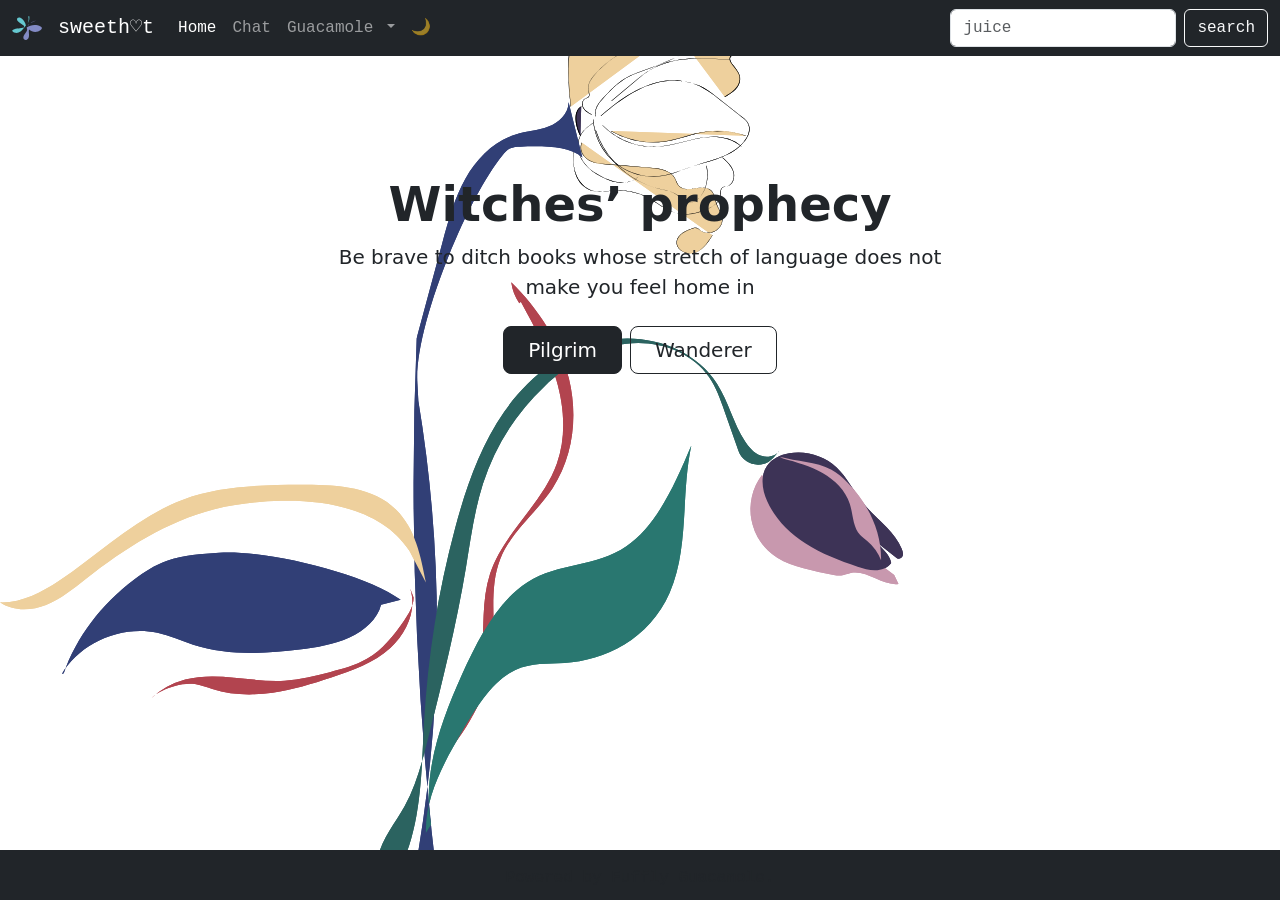
<file: index.html>
<!DOCTYPE html>
<html lang="en">
<head>
  <meta charset="utf-8">
  <meta name="viewport" content="width=device-width, initial-scale=1">
  <title>Pixie Archive</title>
  <link href="https://cdn.jsdelivr.net/npm/bootstrap@5.1.3/dist/css/bootstrap.min.css" rel="stylesheet" integrity="sha384-1BmE4kWBq78iYhFldvKuhfTAU6auU8tT94WrHftjDbrCEXSU1oBoqyl2QvZ6jIW3" crossorigin="anonymous">
  <link href="style.css" rel="stylesheet">
  <link
    rel="stylesheet"
    href="https://cdnjs.cloudflare.com/ajax/libs/animate.css/4.1.1/animate.min.css"
  />
<!-- fonts -->
  <link rel="preconnect" href="https://fonts.googleapis.com">
  <link rel="preconnect" href="https://fonts.gstatic.com" crossorigin>
  <link href="https://fonts.googleapis.com/css2?family=Roboto:wght@100&display=swap" rel="stylesheet">
</head>
<body>
<!-- Navigation Bar   -->
  <header>
    <nav class="navbar navbar-expand-lg navbar-dark bg-dark">
    <div class="container-fluid">
      <a class="navbar-brand" href="#">
        <img src="icon.svg" alt="" width="30" height="24">
      </a>
      <a class="navbar-brand" href="#">sweeth♡t</a>
      <button class="navbar-toggler" type="button" data-bs-toggle="collapse" data-bs-target="#navbarSupportedContent" aria-controls="navbarSupportedContent" aria-expanded="false" aria-label="Toggle navigation">
        <span class="navbar-toggler-icon"></span>
      </button>
      <div class="collapse navbar-collapse" id="navbarSupportedContent">
        <ul class="navbar-nav me-auto mb-2 mb-lg-0">
          <li class="nav-item">
            <a class="nav-link active" aria-current="page" href="index.html">Home</a>
          </li>
          <li class="nav-item">
            <a class="nav-link" href="https://wired-lime.mailchimpsites.com/">Chat</a>
          </li>
          <li class="nav-item dropdown">
            <a class="nav-link dropdown-toggle" href="#" id="navbarDropdown" role="button" data-bs-toggle="dropdown" aria-expanded="false">
              Guacamole
            </a>
            <ul class="dropdown-menu" aria-labelledby="navbarDropdown">
              <li><a class="dropdown-item" href="booklist.html">book list</a></li>
              <li><a class="dropdown-item" href="design.html">designs</a></li>
              <li><hr class="dropdown-divider"></li>
              <li><a class="dropdown-item" href="#">gibberish</a></li>
            </ul>
          </li>
          <li class="nav-item">
            <a class="nav-link" href="#">🌙</a>
          </li>
        </ul>
        <form class="d-flex">
          <input class="form-control me-2" type="search" placeholder="juice" aria-label="Search">
          <button class="btn btn-outline-light" type="submit">search</button>
        </form>
      </div>
    </div>
    </nav>
  </header>
<!--Banner -->
  <main>
    <div class="px-4 py-5 my-5 text-center">
      <img class="d-block mx-auto mb-4">
      <h1 class="display-5 fw-bold fontmain">Witches’ prophecy</h1>
      <div class="col-lg-6 mx-auto">
        <p class="lead mb-4">Be brave to ditch books whose stretch of language does not make you feel home in</p>
        <div class="d-grid gap-2 d-sm-flex justify-content-sm-center">
          <a href="booklist.html"><button type="button" class="btn btn-dark btn-lg px-4 gap-3">Pilgrim</button></a>
          <a href="https://wired-lime.mailchimpsites.com/"><button type="button" class="btn btn-outline-dark btn-lg px-4">Wanderer</button></a>
        </div>
      </div>
    </div>
  </main>

<!-- Footer  -->
  <footer class="footer mt-auto py-3 bg-dark text-center">
    <div class="container">
      <span class="text-muted">Powered by Fuffly Guacamole.</span>
    </div>
  </footer>
<!-- Bootstrap element -->
  <script src="https://cdn.jsdelivr.net/npm/bootstrap@5.1.3/dist/js/bootstrap.bundle.min.js" integrity="sha384-ka7Sk0Gln4gmtz2MlQnikT1wXgYsOg+OMhuP+IlRH9sENBO0LRn5q+8nbTov4+1p" crossorigin="anonymous"></script>
</body>
</html>
</file>
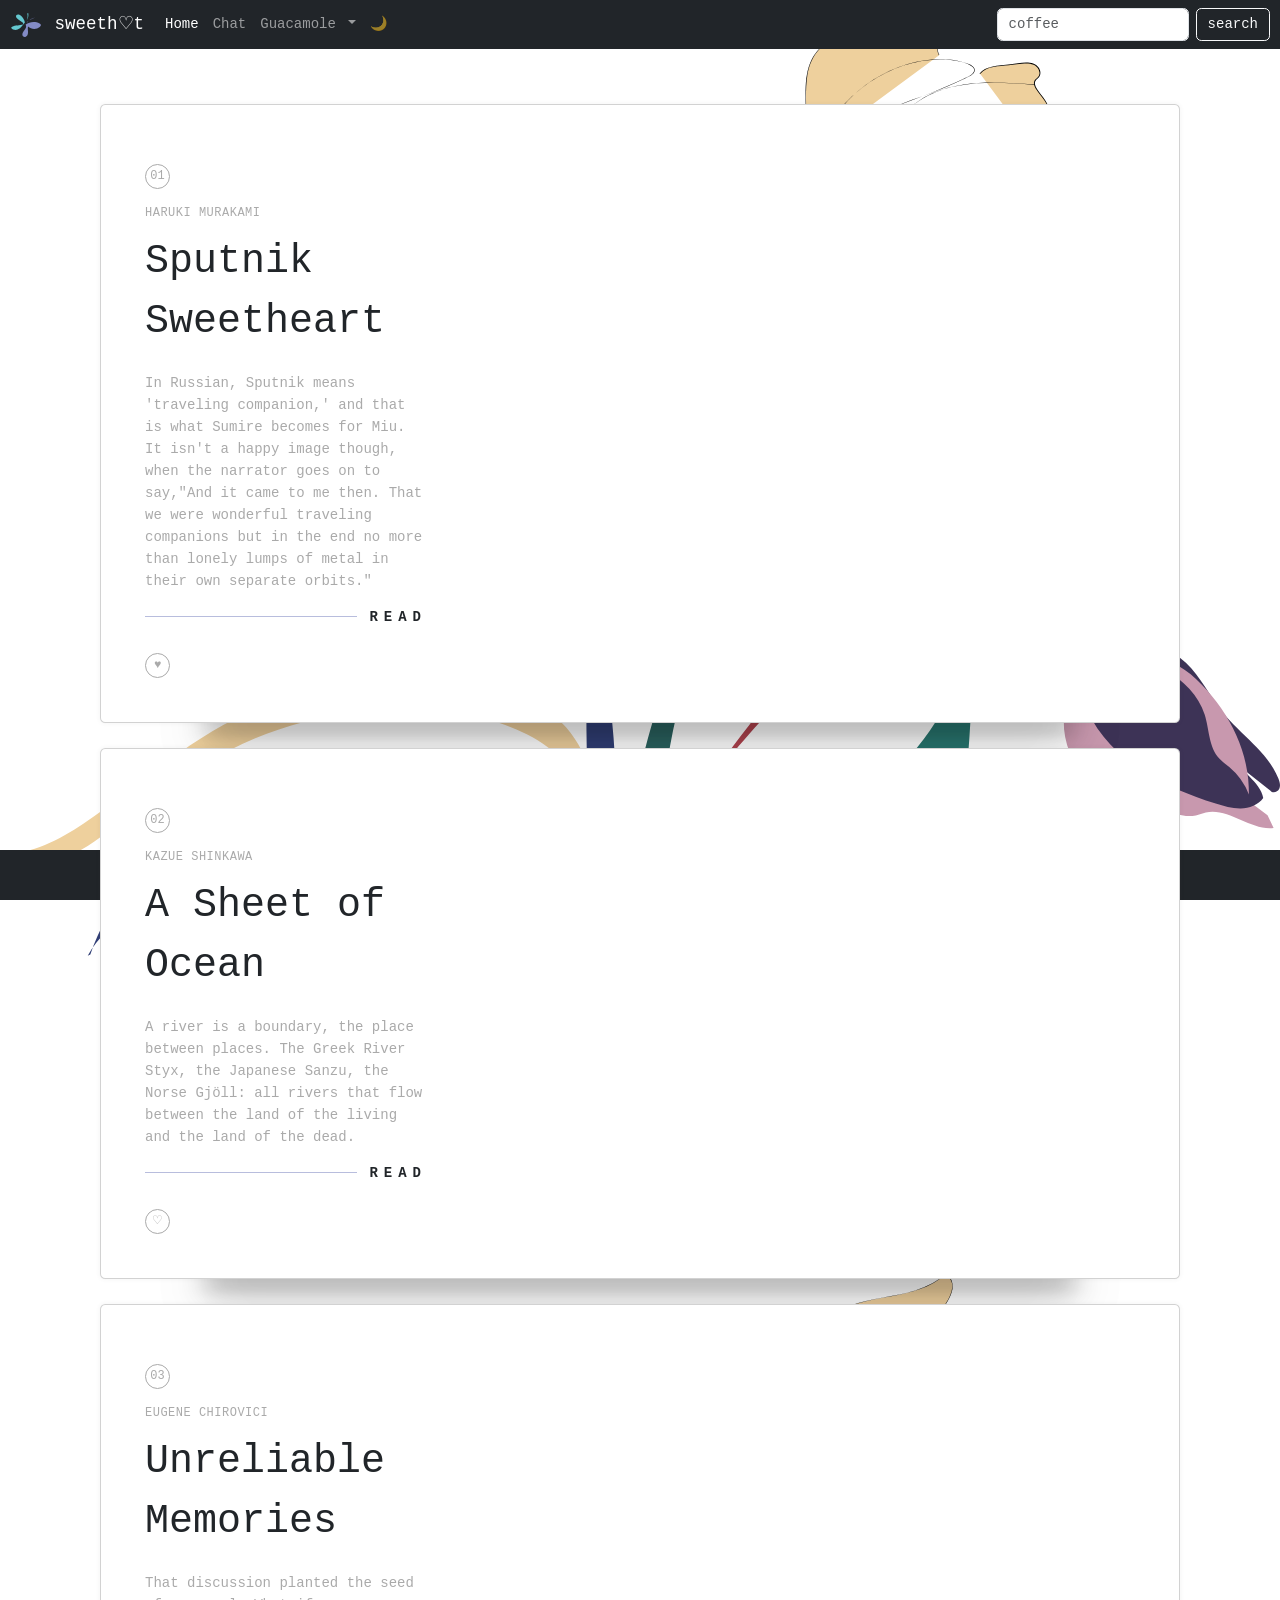
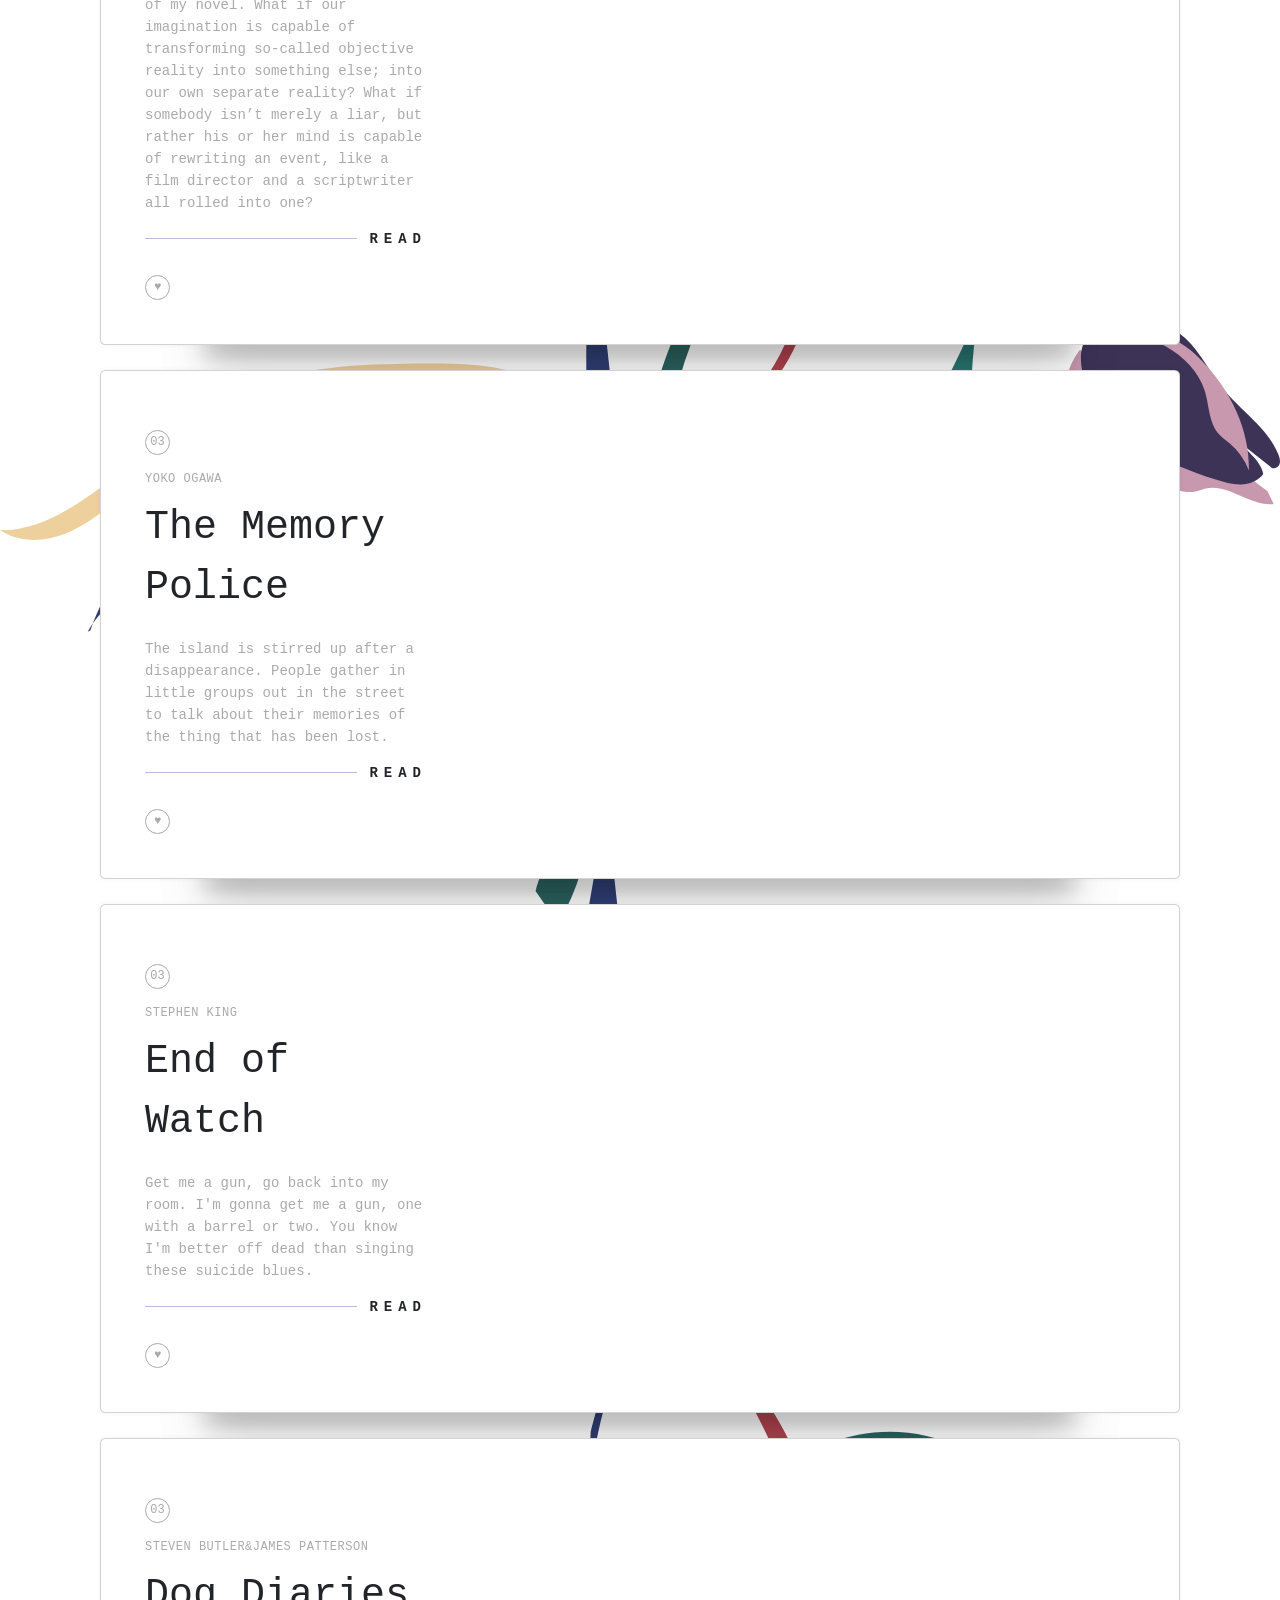
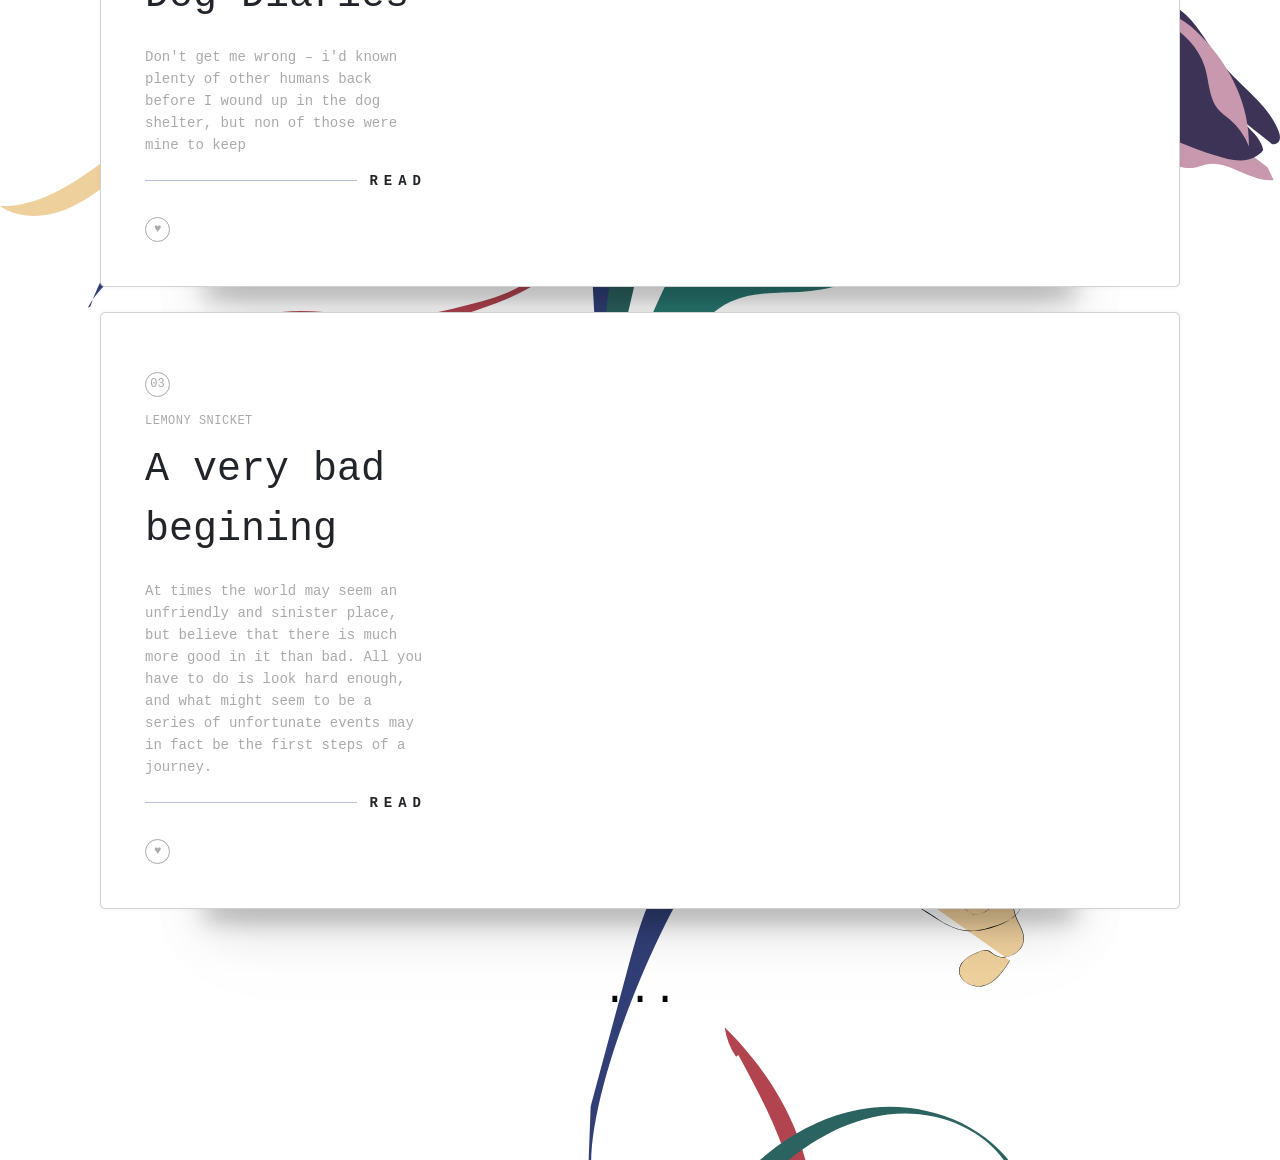
<file: booklist.html>
<!DOCTYPE html>
<html lang="en">
<head>
  <meta charset="utf-8">
  <meta name="viewport" content="width=device-width, initial-scale=1">
  <title>Pixie Archive</title>
  <title>My Gallery</title>
  <link href="https://cdn.jsdelivr.net/npm/bootstrap@5.1.3/dist/css/bootstrap.min.css" rel="stylesheet" integrity="sha384-1BmE4kWBq78iYhFldvKuhfTAU6auU8tT94WrHftjDbrCEXSU1oBoqyl2QvZ6jIW3" crossorigin="anonymous">
  <link
    rel="stylesheet"
    href="https://cdnjs.cloudflare.com/ajax/libs/animate.css/4.1.1/animate.min.css"
  />
  <link href="stylebooklist.css" rel="stylesheet">
</head>
<body>
<!-- Navigation Bar   -->
<header>
    <nav class="navbar navbar-expand-lg navbar-dark bg-dark">
    <div class="container-fluid">
      <a class="navbar-brand" href="#">
        <img src="icon.svg" alt="" width="30" height="24">
      </a>
      <a class="navbar-brand" href="#">sweeth♡t</a>
      <button class="navbar-toggler" type="button" data-bs-toggle="collapse" data-bs-target="#navbarSupportedContent" aria-controls="navbarSupportedContent" aria-expanded="false" aria-label="Toggle navigation">
        <span class="navbar-toggler-icon"></span>
      </button>
      <div class="collapse navbar-collapse" id="navbarSupportedContent">
        <ul class="navbar-nav me-auto mb-2 mb-lg-0">
          <li class="nav-item">
            <a class="nav-link active" aria-current="page" href="index.html">Home</a>
          </li>
          <li class="nav-item">
            <a class="nav-link" href="https://wired-lime.mailchimpsites.com/">Chat</a>
          </li>
          <li class="nav-item dropdown">
            <a class="nav-link dropdown-toggle" href="#" id="navbarDropdown" role="button" data-bs-toggle="dropdown" aria-expanded="false">
              Guacamole
            </a>
            <ul class="dropdown-menu" aria-labelledby="navbarDropdown">
              <li><a class="dropdown-item" href="booklist.html">book list</a></li>
              <li><a class="dropdown-item" href="design.html">designs</a></li>
              <li><hr class="dropdown-divider"></li>
              <li><a class="dropdown-item" href="#">gibberish</a></li>
            </ul>
          </li>
          <li class="nav-item">
            <a class="nav-link" href="#">🌙</a>
          </li>
        </ul>
        <form class="d-flex">
          <input class="form-control me-2" type="search" placeholder="coffee" aria-label="Search">
          <button class="btn btn-outline-light" type="submit">search</button>
        </form>
      </div>
    </div>
    </nav>
</header>
<!-- Booklisting -->
<main>
  <div class="container">
    <div class="book 1">
      <div class="card-container">
        <div class="card u-clearfix">
          <div class="card-body">
            <span class="card-number card-circle subtle">01</span>
            <span class="card-author subtle">Haruki Murakami</span>
            <h2 class="card-title">Sputnik Sweetheart</h2>
            <span class="card-description subtle">In Russian, Sputnik means 'traveling companion,' and that is what Sumire becomes for Miu. It isn't a happy image though, when the narrator goes on to say,"And it came to me then. That we were wonderful traveling companions but in the end no more than lonely lumps of metal in their own separate orbits."</span>
            <div class="card-read">Read</div>
            <span class="card-tag card-circle subtle">♥</span>
          </div>
          <!-- <img src="sputnik.jpg" alt="" class="card-media" /> -->
        </div>
        <div class="card-shadow"></div>
      </div>
    </div>
    <div class="book 2">
      <div class="card-container">
        <div class="card u-clearfix">
          <div class="card-body">
            <span class="card-number card-circle subtle">02</span>
            <span class="card-author subtle">Kazue Shinkawa</span>
            <h2 class="card-title">A Sheet of Ocean</h2>
            <span class="card-description subtle">A river is a boundary, the place between places. The Greek River Styx, the Japanese Sanzu, the Norse Gjöll: all rivers that flow between the land of the living and the land of the dead.</span>
            <div class="card-read">Read</div>
            <span class="card-tag card-circle subtle">♡</span>
          </div>
          <!-- <img src="#" alt="" class="card-media" /> -->
        </div>
        <div class="card-shadow"></div>
      </div>
    </div>
    <div class="book 3">
      <div class="card-container">
        <div class="card u-clearfix">
          <div class="card-body">
            <span class="card-number card-circle subtle">03</span>
            <span class="card-author subtle">Eugene Chirovici</span>
            <h2 class="card-title">Unreliable Memories</h2>
            <span class="card-description subtle">That discussion planted the seed of my novel. What if our imagination is capable of transforming so-called objective reality into something else; into our own separate reality? What if somebody isn’t merely a liar, but rather his or her mind is capable of rewriting an event, like a film director and a scriptwriter all rolled into one?</span>
            <div class="card-read">Read</div>
            <span class="card-tag card-circle subtle">♥</span>
          </div>
          <!-- <img src="#" alt="" class="card-media" /> -->
        </div>
        <div class="card-shadow"></div>
      </div>
    </div>
    <div class="book 4">
      <div class="card-container">
        <div class="card u-clearfix">
          <div class="card-body">
            <span class="card-number card-circle subtle">03</span>
            <span class="card-author subtle">Yoko Ogawa</span>
            <h2 class="card-title">The Memory Police</h2>
            <span class="card-description subtle">The island is stirred up after a disappearance. People gather in little groups out in the street to talk about their memories of the thing that has been lost.</span>
            <div class="card-read">Read</div>
            <span class="card-tag card-circle subtle">♥</span>
          </div>
          <!-- <img src="#" alt="" class="card-media" /> -->
        </div>
        <div class="card-shadow"></div>
      </div>
    </div>
    <div class="book 5">
      <div class="card-container">
        <div class="card u-clearfix">
          <div class="card-body">
            <span class="card-number card-circle subtle">03</span>
            <span class="card-author subtle">Stephen King</span>
            <h2 class="card-title">End of Watch</h2>
            <span class="card-description subtle"> Get me a gun, go back into my room. I'm gonna get me a gun, one with a barrel or two. You know I'm better off dead than singing these suicide blues.</span>
            <div class="card-read">Read</div>
            <span class="card-tag card-circle subtle">♥</span>
          </div>
          <!-- <img src="#" alt="" class="card-media" /> -->
        </div>
        <div class="card-shadow"></div>
      </div>
    </div>
    <div class="book 6">
      <div class="card-container">
        <div class="card u-clearfix">
          <div class="card-body">
            <span class="card-number card-circle subtle">03</span>
            <span class="card-author subtle">Steven Butler&James Patterson</span>
            <h2 class="card-title">Dog Diaries</h2>
            <span class="card-description subtle">Don't get me wrong – i'd known plenty of other humans back before I wound up in the dog shelter, but non of those were mine to keep</span>
            <div class="card-read">Read</div>
            <span class="card-tag card-circle subtle">♥</span>
          </div>
          <!-- <img src="#" alt="" class="card-media" /> -->
        </div>
        <div class="card-shadow"></div>
      </div>
    </div>
    <div class="book 7">
      <div class="card-container">
        <div class="card u-clearfix">
          <div class="card-body">
            <span class="card-number card-circle subtle">03</span>
            <span class="card-author subtle">Lemony Snicket</span>
            <h2 class="card-title">A very bad begining</h2>
            <span class="card-description subtle">At times the world may seem an unfriendly and sinister place, but believe that there is much more good in it than bad. All you have to do is look hard enough, and what might seem to be a series of unfortunate events may in fact be the first steps of a journey.</span>
            <div class="card-read">Read</div>
            <span class="card-tag card-circle subtle">♥</span>
          </div>
          <!-- <img src="#" alt="" class="card-media" /> -->
        </div>
        <div class="card-shadow"></div>
      </div>
    </div>
    <!-- <div class="book 8">
      <div class="card-container">
        <div class="card u-clearfix">
          <div class="card-body">
            <span class="card-number card-circle subtle">03</span>
            <span class="card-author subtle">John Smith</span>
            <h2 class="card-title">New Brunch Recipe</h2>
            <span class="card-description subtle">These last few weeks I have been working hard on a new brunch recipe for you all.</span>
            <div class="card-read">Read</div>
            <span class="card-tag card-circle subtle">♥</span>
          </div>
          <img src="#" alt="" class="card-media" />
        </div>
        <div class="card-shadow"></div>
      </div>
    </div>
    <div class="book 9">
      <div class="card-container">
        <div class="card u-clearfix">
          <div class="card-body">
            <span class="card-number card-circle subtle">03</span>
            <span class="card-author subtle">John Smith</span>
            <h2 class="card-title">New Brunch Recipe</h2>
            <span class="card-description subtle">These last few weeks I have been working hard on a new brunch recipe for you all.</span>
            <div class="card-read">Read</div>
            <span class="card-tag card-circle subtle">♥</span>
          </div>
          <img src="#" alt="" class="card-media" />
        </div>
        <div class="card-shadow"></div>
      </div>
    </div>
    <div class="book 10">
      <div class="card-container">
        <div class="card u-clearfix">
          <div class="card-body">
            <span class="card-number card-circle subtle">03</span>
            <span class="card-author subtle">John Smith</span>
            <h2 class="card-title">New Brunch Recipe</h2>
            <span class="card-description subtle">These last few weeks I have been working hard on a new brunch recipe for you all.</span>
            <div class="card-read">Read</div>
            <span class="card-tag card-circle subtle">♥</span>
          </div>
          <img src="#" alt="" class="card-media" />
        </div>
        <div class="card-shadow"></div>
      </div>
    </div>
  </div> -->
</main>
<br>
<div class="upload text-center animate__jello">
  ...
</div>
<!-- Footer -->
<footer class="footer mt-auto py-3 bg-dark text-center">
  <div class="footerbox">
    <span class="text-muted">Powered by Fuffly Guacamole.</span>
  </div>
</footer>
<!-- Bootstrap Element -->
  <script src="https://cdn.jsdelivr.net/npm/bootstrap@5.1.3/dist/js/bootstrap.bundle.min.js" integrity="sha384-ka7Sk0Gln4gmtz2MlQnikT1wXgYsOg+OMhuP+IlRH9sENBO0LRn5q+8nbTov4+1p" crossorigin="anonymous"></script>
</body>
</html>
</file>
<file: style.css>
/* The video's banner style */
.navbar {
  font-family: "Courier New", Courier, monospace;
}
.bg-light {
  background-color: #ffdac7;
}

.card.me {
  background-color: #ffefbc !important;
}
.card {
  border-radius: 0%;
  border: none;
}

.fontthrift {
  font-family: "Roboto", sans-serif !important;
}
.card-img-overlay {
  bottom: 20px !important;
  opacity: 0.8 !important;
}

.card-img {
  align-items: flex-end;
}

/* Style the video: 100% width and height to cover the entire window */
#myVideo {
  position: fixed;
  right: 0;
  bottom: 0;
  min-width: 100%;
  min-height: 100%;
}

/* Add some content at the bottom of the video/page */
.content {
  position: fixed;
  bottom: 0;
  background: rgba(0, 0, 0, 0.5);
  color: #f1f1f1;
  width: 100%;
  padding: 20px;
}

/* Style the button used to pause/play the video */
#myBtn {
  width: 200px;
  font-size: 18px;
  padding: 10px;
  border: none;
  background: #000;
  color: #fff;
  cursor: pointer;
}

#myBtn:hover {
  background: #ddd;
  color: black;
}

body,
html {
  width: 100%;
  height: 100%;
  background: url(icon3.svg) no-repeat left;
}
.footer {
  position: fixed;
  left: 0px;
  bottom: 0px;
  height: 50px;
  width: 100%;
  font-family: "Courier New", Courier, monospace;
}

.heart {
  display: flex;
  justify-items: flex-end;
}
.card-tag {
  margin: 5px 0 0;
}
.card-circle {
  border: 1px solid #aaa;
  border-radius: 50%;
  display: inline-block;
  line-height: 22px;
  font-size: 12px;
  height: 25px;
  text-align: center;
  width: 25px;
}
</file>
<file: stylebooklist.css>
.navbar {
  font-family: "Courier New", Courier, monospace;
  width: 100%;
}

.container {
  display: grid;
  grid-template-columns: 100%;
  /* margin: 40px; */
  padding: 30px;
}

body,
html {
  background-image: url(icon3.svg);
  box-sizing: border-box;
  font-family: "Courier New", Courier, monospace;
  font-size: 14px;
  font-weight: 400;
}

*,
*:before,
*:after {
  box-sizing: inherit;
}

.u-clearfix:before,
.u-clearfix:after {
  content: " ";
  display: table;
}

.u-clearfix:after {
  clear: both;
}

.u-clearfix {
  *zoom: 1;
}

.subtle {
  color: #aaa;
}

.card-container {
  margin: 25px auto 0;
  position: static;
  width: 100%;
}

.card {
  background-color: #fff;
  padding: 30px;
  position: relative;
  box-shadow: 0 0 5px rgba(75, 75, 75, 0.07);
  z-index: 1;
}

.card-body {
  display: inline-block;
  width: 310px;
}

.card-number {
  margin-top: 15px;
}

.card-circle {
  border: 1px solid #aaa;
  border-radius: 50%;
  display: inline-block;
  line-height: 22px;
  font-size: 12px;
  height: 25px;
  text-align: center;
  width: 25px;
}

.card-author {
  display: block;
  font-size: 12px;
  letter-spacing: 0.5px;
  margin: 15px 0 0;
  text-transform: uppercase;
}

.card-title {
  font-family: "Courier New", Courier, monospace;
  font-size: 40px;
  font-weight: 300;
  line-height: 60px;
  margin: 10px 0;
}

.card-description {
  display: inline-block;
  font-weight: 300;
  line-height: 22px;
  margin: 10px 0;
}

.card-read {
  cursor: pointer;
  font-size: 14px;
  font-weight: 700;
  letter-spacing: 6px;
  margin: 5px 0 20px;
  position: relative;
  text-align: right;
  text-transform: uppercase;
}

.card-read:after {
  background-color: #b8bddd;
  content: "";
  display: block;
  height: 1px;
  position: absolute;
  top: 9px;
  width: 75%;
}

.card-tag {
  margin: 5px 0 0;
}

.card-media {
  float: right;
  position: relative;
  height: 50%;
}

.card-shadow {
  background-color: #fff;
  box-shadow: 0 2px 25px 2px rgba(0, 0, 0, 1), 0 2px 50px 2px rgba(0, 0, 0, 1),
    0 0 100px 3px rgba(0, 0, 0, 0.25);
  height: 1px;
  margin: -1px auto 0;
  width: 80%;
  z-index: -1;
}
body {
  font-family: "Courier New", Courier, monospace;
}

.footer {
  position: fixed;
  left: 0px;
  bottom: 0px;
  height: 50px;
  width: 100%;
  font-family: "Courier New", Courier, monospace;
}

.upload {
  font-size: 3em;
  height: 200px;
  color: rgb(5, 5, 4);
}
</file>
